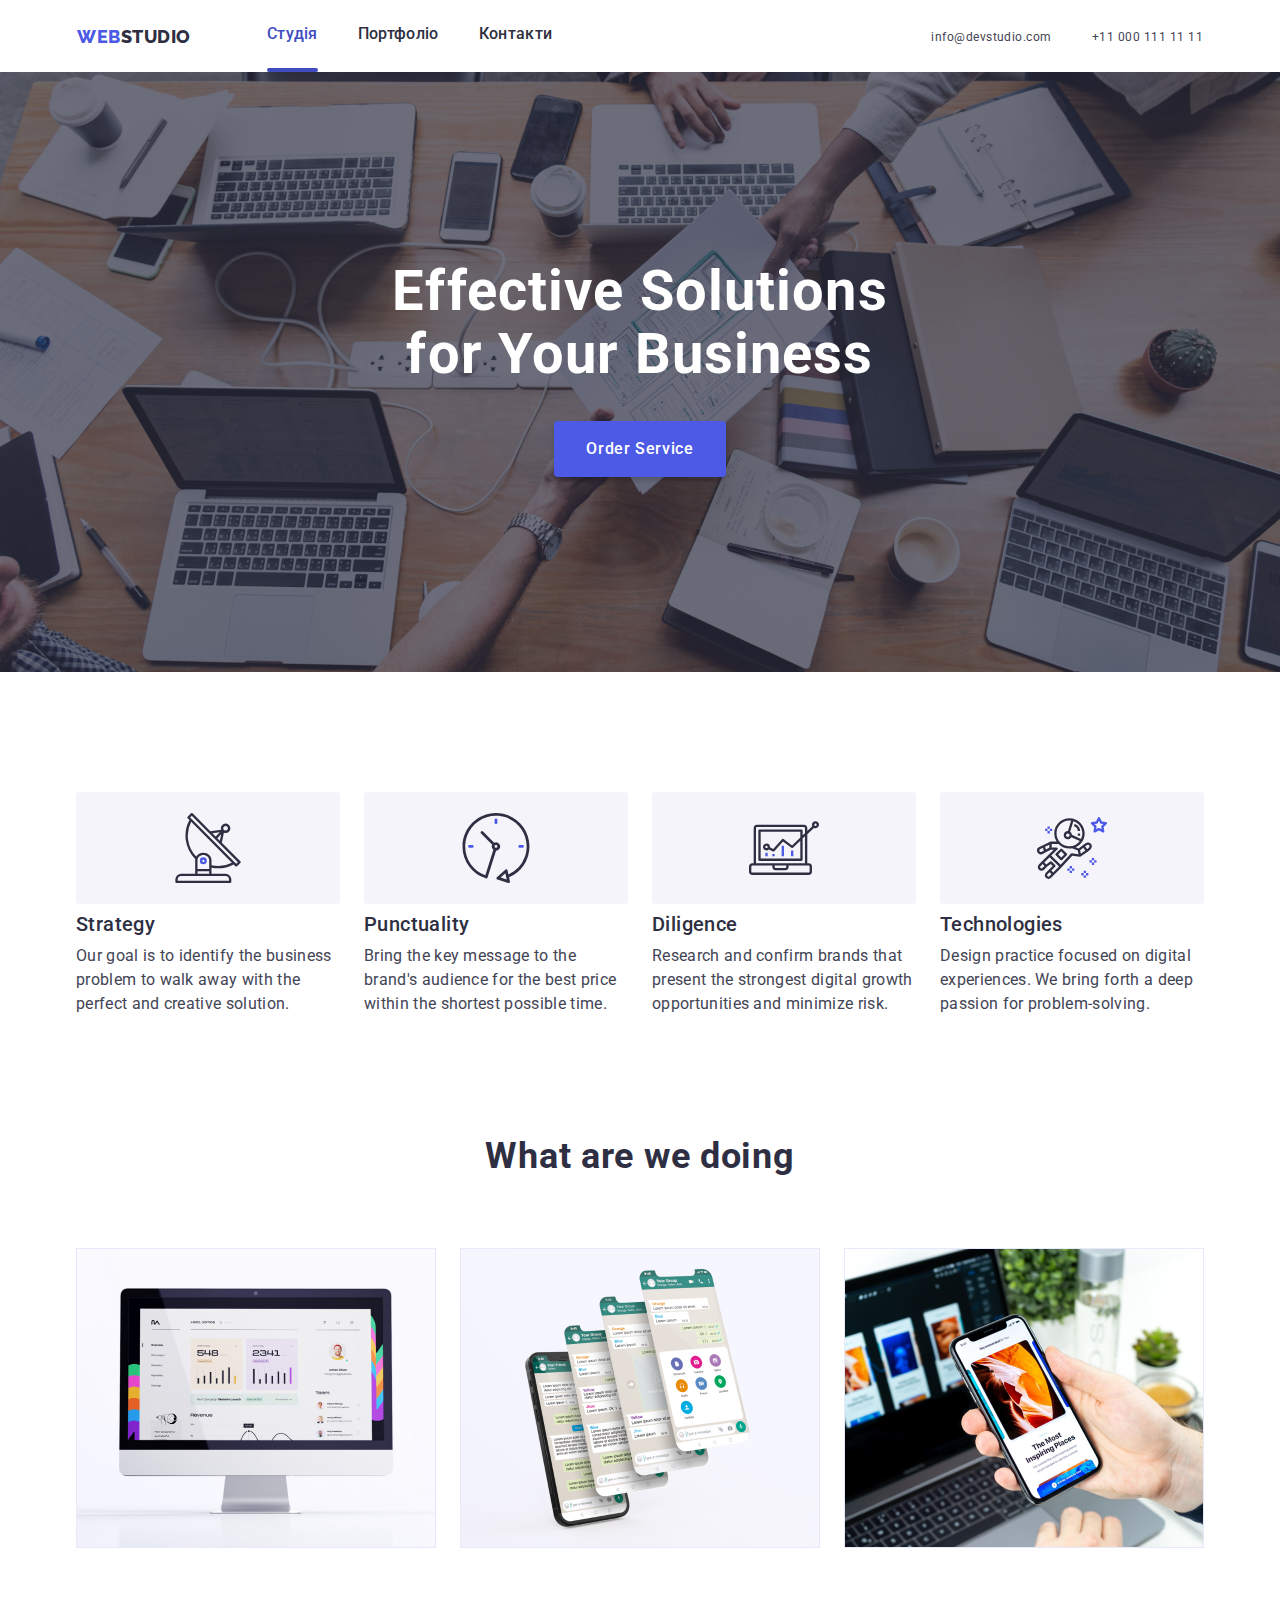
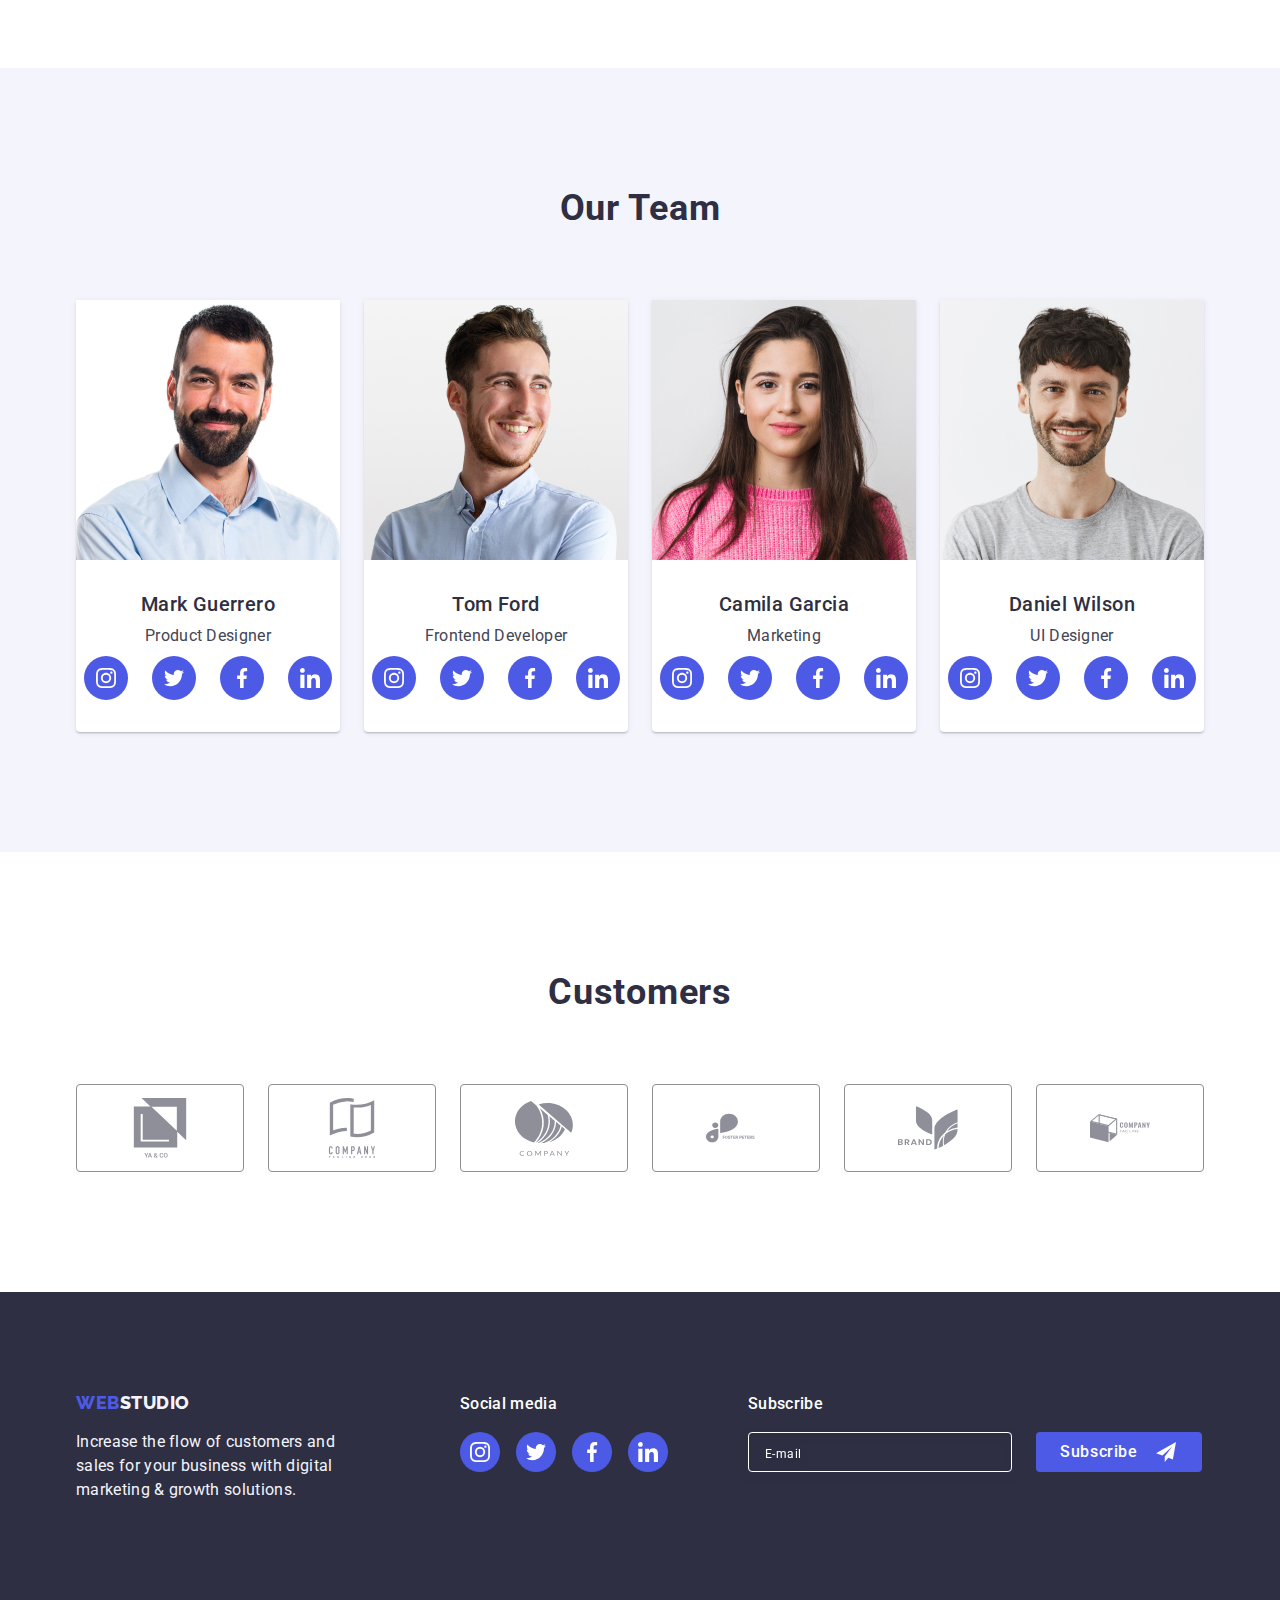
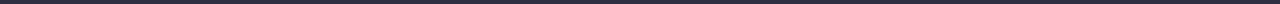
<file: index.html>
<!DOCTYPE html>
<html lang="uk">
  <head>
    <meta charset="UTF-8" />
    <meta http-equiv="X-UA-Compatible" content="IE=edge" />
    <meta name="viewport" content="width=device-width, initial-scale=1.0" />
    <title>Document</title>

    <link
      href="https://fonts.googleapis.com/css2?family=Raleway:wght@700&family=Roboto:wght@400;500;700;900&display=swap"
      rel="stylesheet"
    />
    <link
      href="https://cdnjs.cloudflare.com/ajax/libs/modern-normalize/1.1.0/modern-normalize.min.css"
      rel="stylesheet"
    />
    <link rel="stylesheet" href="./css/styles.css" />
  </head>
  <body>
    <header class="header">
      <div class="container header-list">
        <a class="header-logo" lang="en" href="./index.html"
          ><span class="logo-web">Web</span>Studio
        </a>
        <button type="button" class="mobile-meny-open-button js-open-menu" aria-expanded="false">
          <svg class="mobile-meny-open-button-icon" width="32" height="22">
            <use href="./images/icons.svg#icon-menu-open"></use>
          </svg>
        </button>
        <nav class="header-nav-list">
          <ul class="nav-list">
            <li class="item"><a class="nav-link current" href="./index.html">Студія</a></li>
            <li class="item"><a class="nav-link" href="portfolio.html">Портфоліо</a></li>
            <li class="item"><a class="nav-link" href="./index.html">Контакти</a></li>
          </ul>
        </nav>
        <ul class="auth-list">
          <li class="item">
            <a class="auth-link mail" href="mailto:info@devstudio.com"> info@devstudio.com</a>
          </li>
          <li class="item">
            <a class="auth-link phone" href="tel:+110001111111"> +11 000 111 11 11</a>
          </li>
        </ul>
      </div>
      <!-- MOBILE MENU -->
      <div class="mobile-menu js-menu-container">
        <div class="container mobile-menu-container">
          <button type="button" class="mobile-menu-close-btn js-close-menu">
            <svg class="mobile-menu-close-icon" width="8" height="8">
              <use href="./images/icons.svg#icon-Vector"></use>
            </svg>
          </button>

          <ul class="header-list-mobile">
            <li class="nav-item-mobile">
              <a class="nav-link-mobile current" href="./index.html">Studio</a>
            </li>
            <li class="nav-item-mobile">
              <a class="nav-link-mobile" href="portfolio.html">Portfolio</a>
            </li>
            <li class="nav-item-mobile">
              <a class="nav-link-mobile" href="./index.html">Contacts</a>
            </li>
          </ul>

          <ul class="auth-list-mobile">
            <li class="item-mobile">
              <a class="auth-link-mobile phone" href="tel:+110001111111"> +11 000 111 11 11</a>
            </li>
            <li class="item-mobile">
              <a class="auth-link-mobile mail" href="mailto:info@devstudio.com">
                info@devstudio.com</a
              >
            </li>
          </ul>
          <ul class="social-mobile list">
            <li class="social-mobile-item">
              <a
                class="social-mobile-link"
                href="https://instagram.com"
                target="_blank"
                rel="noopener noreferrer"
                aria-label="іконка Instagram"
              >
                <svg class="social-mobile-icon" width="20" height="20">
                  <use href="./images/icons.svg#icon-instagram"></use>
                </svg>
              </a>
            </li>
            <li class="social-mobile-item">
              <a
                class="social-mobile-link"
                href="https://twitter.com"
                target="_blank"
                rel="noopener noreferrer"
                aria-label="іконка Twitter"
              >
                <svg class="social-mobile-icon" width="20" height="20">
                  <use href="./images/icons.svg#icon-twitter"></use>
                </svg>
              </a>
            </li>
            <li class="social-mobile-item">
              <a
                class="social-mobile-link"
                href="https://facebook.com"
                target="_blank"
                rel="noopener noreferrer"
                aria-label="іконка Facebook"
              >
                <svg class="social-mobile-icon" width="20" height="20">
                  <use href="./images/icons.svg#icon-facebook"></use>
                </svg>
              </a>
            </li>
            <li class="social-mobile-item">
              <a
                class="social-mobile-link"
                href="https://linkedin.com"
                target="_blank"
                rel="noopener noreferrer"
                aria-label="іконка Linkedin"
              >
                <svg class="social-mobile-icon" width="20" height="20">
                  <use href="./images/icons.svg#icon-linkedin"></use>
                </svg>
              </a>
            </li>
          </ul>
        </div>
      </div>
    </header>
    <main>
      <!-- Герой -->
      <section class="hero overlay">
        <div class="container">
          <h1 class="headline">Effective Solutions for Your Business</h1>
          <button data-modal-open class="main-button" type="button">Order Service</button>
        </div>
      </section>
      <!-- Модальне вікно -->
      <div class="backdrop is-hidden" data-modal>
        <div class="modal">
          <strong class="modal-title">Leave your contacts and we will call you back</strong>
          <form class="callback-form" name="callback">
            <label class="form-callback">
              <span class="callback-label">Name</span>
              <input class="form-input" type="text" name="name" required />
              <svg class="callback-icon" width="18px" height="18px">
                <use href="./images/icons.svg#icon-person18"></use>
              </svg>
            </label>
            <label class="form-callback">
              <span class="callback-label">Phone</span>
              <input class="form-input" type="tel" name="phone" required />
              <svg class="callback-icon" width="18px" height="18px">
                <use href="./images/icons.svg#icon-phone18"></use>
              </svg>
            </label>
            <label class="form-callback">
              <span class="callback-label">Email</span>
              <input class="form-input" type="email" name="mail" required />
              <svg class="callback-icon" width="18px" height="18px">
                <use href="./images/icons.svg#icon-email18"></use>
              </svg>
            </label>
            <label class="form-textarea">
              <span class="callback-label">Comment</span>
              <textarea class="comment-text" name="commentt" placeholder="Text input"></textarea>
            </label>
            <div class="checkbox" role="group">
              <label class="check option">
                <input class="check__input" type="checkbox" />
                <span class="check__box"></span>
              </label>
              <label class="checkbox-label option" for="agree"
                >I accept the terms and conditions of the
                <a class="agree-link" href="">Privacy Policy</a></label
              >
            </div>
            <button type="submit" class="form-btn">Send</button>
          </form>
          <button data-modal-close type="submit" class="modal-btn">
            <svg class="modal-icon-btn" width="8px" height="8px">
              <use href="./images/icons.svg#icon-Vector"></use>
            </svg>
          </button>
        </div>
      </div>
      <!--Особливості-->

      <section class="features">
        <div class="container">
          <h2 class="visually-hidden">Особливості</h2>
          <ul class="features-list">
            <li class="features-list-item">
              <div class="features-item">
                <svg class="item-icon" width="70" height="70">
                  <use href="./images/icons.svg#icon-antenna"></use>
                </svg>
              </div>
              <h3 class="subtitle">Strategy</h3>
              <p class="text">
                Our goal is to identify the business problem to walk away with the perfect and
                creative solution.
              </p>
            </li>
            <li class="features-list-item">
              <div class="features-item">
                <svg class="item-icon" width="70" height="70">
                  <use href="./images/icons.svg#icon-clock"></use>
                </svg>
              </div>
              <h3 class="subtitle">Punctuality</h3>
              <p class="text">
                Bring the key message to the brand's audience for the best price within the shortest
                possible time.
              </p>
            </li>
            <li class="features-list-item">
              <div class="features-item">
                <svg class="item-icon" width="70" height="70">
                  <use href="./images/icons.svg#icon-diagram"></use>
                </svg>
              </div>
              <h3 class="subtitle">Diligence</h3>
              <p class="text">
                Research and confirm brands that present the strongest digital growth opportunities
                and minimize risk.
              </p>
            </li>
            <li class="features-list-item">
              <div class="features-item">
                <svg class="item-icon" width="70" height="70">
                  <use href="./images/icons.svg#icon-astronaut"></use>
                </svg>
              </div>
              <h3 class="subtitle">Technologies</h3>
              <p class="text">
                Design practice focused on digital experiences. We bring forth a deep passion for
                problem-solving.
              </p>
            </li>
          </ul>
        </div>
      </section>
      <!--Чим ми займаємося-->
      <section class="work">
        <div class="container">
          <h2 class="title-work">What are we doing</h2>
          <ul class="work-list">
            <li class="item-work">
              <picture>
                <source
                  srcset="./images/box1-desctop.jpg 1x, ./images/box1-desctop@2x.jpg 2x"
                  media="(min-width: 1158px)" />

                <img src="./images/box1.jpg" alt="web-development" width="360"
              /></picture>
            </li>
            <li class="item-work">
              <picture>
                <source
                  media="(min-width: 1158px)"
                  srcset="./images/box2-desctop.jpg 1x, ./images/box2-desctop@2x.jpg 2x" />
                <img src="./images/box2.jpg" alt="development of mobile applications" width="360"
              /></picture>
            </li>
            <li class="item-work">
              <picture>
                <source
                  media="(min-width: 1158px )"
                  srcset="./images/box3-desctop.jpg 1x, ./images/box3-desctop@2x.jpg 2x"
                />
                <img src="./images/box3.jpg" alt="design" width="360" height="300" />
              </picture>
            </li>
          </ul>
        </div>
      </section>
      <!--Наша команда-->
      <section class="team-main">
        <div class="container">
          <h2 class="title-team">Our Team</h2>
          <ul class="team-list">
            <li class="card">
              <picture>
                <source
                  media="(min-width: 1158px)"
                  srcset="./images/card1-desctop.jpg 1x, ./images/card1-desctop@2x.jpg 2x"
                />
                <source
                  media="(min-width: 768px)"
                  srcset="./images/card1-tablet.jpg 1x, ./images/card1-tablet@2x.jpg 2x"
                />
                <source
                  media="(max-width: 767px)"
                  srcset="./images/card1-mobile.jpg 1x, ./images/card1-mobile@2x.jpg 2x"
                />

                <img src="./images/card1.jpg" alt="man" width="270" height="260" />
              </picture>

              <div class="card-desc">
                <h3 class="title-name">Mark Guerrero</h3>
                <p class="text">Product Designer</p>
                <ul class="social list">
                  <li class="social-item">
                    <a
                      class="social-link"
                      href="https://instagram.com"
                      target="_blank"
                      rel="noopener noreferrer"
                      aria-label="іконка Instagram"
                    >
                      <svg class="social-icon" width="20" height="20">
                        <use href="./images/icons.svg#icon-instagram"></use>
                      </svg>
                    </a>
                  </li>
                  <li class="social-item">
                    <a
                      class="social-link"
                      href="https://twitter.com"
                      target="_blank"
                      rel="noopener noreferrer"
                      aria-label="іконка Twitter"
                    >
                      <svg class="social-icon" width="20" height="20">
                        <use href="./images/icons.svg#icon-twitter"></use>
                      </svg>
                    </a>
                  </li>
                  <li class="social-item">
                    <a
                      class="social-link"
                      href="https://facebook.com"
                      target="_blank"
                      rel="noopener noreferrer"
                      aria-label="іконка Facebook"
                    >
                      <svg class="social-icon" width="20" height="20">
                        <use href="./images/icons.svg#icon-facebook"></use>
                      </svg>
                    </a>
                  </li>
                  <li class="social-item">
                    <a
                      class="social-link"
                      href="https://linkedin.com"
                      target="_blank"
                      rel="noopener noreferrer"
                      aria-label="іконка Linkedin"
                    >
                      <svg class="social-icon" width="20" height="20">
                        <use href="./images/icons.svg#icon-linkedin"></use>
                      </svg>
                    </a>
                  </li>
                </ul>
              </div>
            </li>
            <li class="card">
              <picture>
                <source
                  media="(min-width: 1158px)"
                  srcset="./images/card2-desctop.jpg 1x, ./images/card2-desctop@2x.jpg 2x"
                />
                <source
                  media="(min-width: 768px)"
                  srcset="./images/card2-tablet.jpg 1x, ./images/card2-tablet@2x.jpg 2x"
                />
                <source
                  media="(max-width: 428px)"
                  srcset="./images/card2-mobile.jpg 1x, ./images/card2-mobile@2x.jpg 2x"
                />
                <img src="./images/card2.jpg" alt="woman" width="270" height="260" />
              </picture>

              <div class="card-desc">
                <h3 class="title-name">Tom Ford</h3>
                <p class="text">Frontend Developer</p>
                <ul class="social list">
                  <li class="social-item">
                    <a
                      class="social-link"
                      href="https://instagram.com"
                      target="_blank"
                      rel="noopener noreferrer"
                      aria-label="іконка Instagram"
                    >
                      <svg class="social-icon" width="20" height="20">
                        <use href="./images/icons.svg#icon-instagram"></use>
                      </svg>
                    </a>
                  </li>
                  <li class="social-item">
                    <a
                      class="social-link"
                      href="https://twitter.com"
                      target="_blank"
                      rel="noopener noreferrer"
                      aria-label="іконка Twitter"
                    >
                      <svg class="social-icon" width="20" height="20">
                        <use href="./images/icons.svg#icon-twitter"></use>
                      </svg>
                    </a>
                  </li>
                  <li class="social-item">
                    <a
                      class="social-link"
                      href="https://facebook.com"
                      target="_blank"
                      rel="noopener noreferrer"
                      aria-label="іконка Facebook"
                    >
                      <svg class="social-icon" width="20" height="20">
                        <use href="./images/icons.svg#icon-facebook"></use>
                      </svg>
                    </a>
                  </li>
                  <li class="social-item">
                    <a
                      class="social-link"
                      href="https://linkedin.com"
                      target="_blank"
                      rel="noopener noreferrer"
                      aria-label="іконка Linkedin"
                    >
                      <svg class="social-icon" width="20" height="20">
                        <use href="./images/icons.svg#icon-linkedin"></use>
                      </svg>
                    </a>
                  </li>
                </ul>
              </div>
            </li>
            <li class="card">
              <picture>
                <source
                  media="(min-width: 1158px)"
                  srcset="./images/card3-desctop.jpg 1x, ./images/card3-desctop@2x.jpg 2x"
                />
                <source
                  media="(min-width: 768px)"
                  srcset="./images/card3-tablet.jpg 1x, ./images/card3-tablet@2x.jpg 2x"
                />
                <source
                  media="(max-width: 428px)"
                  srcset="./images/card3-mobile.jpg 1x, ./images/card3-mobile@2x.jpg 2x"
                />
                <img src="./images/card3.jpg" alt="man" width="270" height="260" />
              </picture>

              <div class="card-desc">
                <h3 class="title-name">Camila Garcia</h3>
                <p class="text">Marketing</p>
                <ul class="social list">
                  <li class="social-item">
                    <a
                      class="social-link"
                      href="https://instagram.com"
                      target="_blank"
                      rel="noopener noreferrer"
                      aria-label="іконка Instagram"
                    >
                      <svg class="social-icon" width="20" height="20">
                        <use href="./images/icons.svg#icon-instagram"></use>
                      </svg>
                    </a>
                  </li>
                  <li class="social-item">
                    <a
                      class="social-link"
                      href="https://twitter.com"
                      target="_blank"
                      rel="noopener noreferrer"
                      aria-label="іконка Twitter"
                    >
                      <svg class="social-icon" width="20" height="20">
                        <use href="./images/icons.svg#icon-twitter"></use>
                      </svg>
                    </a>
                  </li>
                  <li class="social-item">
                    <a
                      class="social-link"
                      href="https://facebook.com"
                      target="_blank"
                      rel="noopener noreferrer"
                      aria-label="іконка Facebook"
                    >
                      <svg class="social-icon" width="20" height="20">
                        <use href="./images/icons.svg#icon-facebook"></use>
                      </svg>
                    </a>
                  </li>
                  <li class="social-item">
                    <a
                      class="social-link"
                      href="https://linkedin.com"
                      target="_blank"
                      rel="noopener noreferrer"
                      aria-label="іконка Linkedin"
                    >
                      <svg class="social-icon" width="20" height="20">
                        <use href="./images/icons.svg#icon-linkedin"></use>
                      </svg>
                    </a>
                  </li>
                </ul>
              </div>
            </li>
            <li class="card">
              <picture>
                <source
                  media="(min-width: 1158px)"
                  srcset="./images/card4-desctop.jpg 1x, ./images/card4-desctop@2x.jpg 2x"
                />
                <source
                  media="(min-width: 768px)"
                  srcset="./images/card4-tablet.jpg 1x, ./images/card4-tablet@2x.jpg 2x"
                />
                <source
                  media="(max-width: 428px)"
                  srcset="./images/card4-mobile.jpg 1x, ./images/card4-mobile@2x.jpg 2x"
                />

                <img src="./images/card4.jpg" alt="man" width="270" height="260" />
              </picture>

              <div class="card-desc">
                <h3 class="title-name">Daniel Wilson</h3>
                <p class="text">UI Designer</p>
                <ul class="social list">
                  <li class="social-item">
                    <a
                      class="social-link"
                      href="https://instagram.com"
                      target="_blank"
                      rel="noopener noreferrer"
                      aria-label="іконка Instagram"
                    >
                      <svg class="social-icon" width="20" height="20">
                        <use href="./images/icons.svg#icon-instagram"></use>
                      </svg>
                    </a>
                  </li>
                  <li class="social-item">
                    <a
                      class="social-link"
                      href="https://twitter.com"
                      target="_blank"
                      rel="noopener noreferrer"
                      aria-label="іконка Twitter"
                    >
                      <svg class="social-icon" width="20" height="20">
                        <use href="./images/icons.svg#icon-twitter"></use>
                      </svg>
                    </a>
                  </li>
                  <li class="social-item">
                    <a
                      class="social-link"
                      href="https://facebook.com"
                      target="_blank"
                      rel="noopener noreferrer"
                      aria-label="іконка Facebook"
                    >
                      <svg class="social-icon" width="20" height="20">
                        <use href="./images/icons.svg#icon-facebook"></use>
                      </svg>
                    </a>
                  </li>
                  <li class="social-item">
                    <a
                      class="social-link"
                      href="https://linkedin.com"
                      target="_blank"
                      rel="noopener noreferrer"
                      aria-label="іконка Linkedin"
                    >
                      <svg class="social-icon" width="20" height="20">
                        <use href="./images/icons.svg#icon-linkedin"></use>
                      </svg>
                    </a>
                  </li>
                </ul>
              </div>
            </li>
          </ul>
        </div>
      </section>
      <!-- Clients -->
      <section class="clients-main">
        <div class="container">
          <p class="clients-title">Customers</p>
          <ul class="clients list">
            <li>
              <a
                class="client-link"
                href="https://index.html"
                target="_blank"
                rel="noopener noreferrer"
                aria-label="іконка Ya and Co"
              >
                <svg class="client-icon" width="106" height="60">
                  <use href="./images/icons.svg#icon-client1"></use>
                </svg>
              </a>
            </li>
            <li>
              <a
                class="client-link"
                href="https://index.html"
                target="_blank"
                rel="noopener noreferrer"
                aria-label="іконка Company tagline here"
              >
                <svg class="client-icon" width="106" height="60">
                  <use href="./images/icons.svg#icon-client2"></use>
                </svg>
              </a>
            </li>
            <li>
              <a
                class="client-link"
                href="https://index.html"
                target="_blank"
                rel="noopener noreferrer"
                aria-label="іконка Company"
              >
                <svg class="client-icon" width="106" height="60">
                  <use href="./images/icons.svg#icon-client3"></use>
                </svg>
              </a>
            </li>
            <li>
              <a
                class="client-link"
                href="https://index.html"
                target="_blank"
                rel="noopener noreferrer"
                aria-label="іконка Foster Peters"
              >
                <svg class="client-icon" width="106" height="60">
                  <use href="./images/icons.svg#icon-client4"></use>
                </svg>
              </a>
            </li>
            <li>
              <a
                class="client-link"
                href="https://index.html"
                target="_blank"
                rel="noopener noreferrer"
                aria-label="іконка Brand"
              >
                <svg class="client-icon" width="106" height="60">
                  <use href="./images/icons.svg#icon-client5"></use>
                </svg>
              </a>
            </li>
            <li>
              <a
                class="client-link"
                href="https://index.html"
                target="_blank"
                rel="noopener noreferrer"
                aria-label="іконка Company Tag line"
              >
                <svg class="client-icon" width="106" height="60">
                  <use href="./images/icons.svg#icon-client6"></use>
                </svg>
              </a>
            </li>
          </ul>
        </div>
      </section>
    </main>
    <!-- Footer -->
    <footer class="footer-main">
      <div class="container footer">
        <div class="adress-social">
          <div class="adress-footer">
            <a class="footer-logo" lang="en" href="./index.html"
              ><span class="logo-web">Web</span>Studio</a
            >

            <p class="footer-text">
              Increase the flow of customers and sales for your business with digital marketing &
              growth solutions.
            </p>
          </div>
          <div class="social-footer">
            <p class="footer-title">Social media</p>
            <ul class="footer-social-list">
              <li class="footer-social-item">
                <a
                  class="footer-social-link"
                  href="https://instagram.com"
                  target="_blank"
                  rel="noopener noreferrer"
                  aria-label="іконка Instagram"
                >
                  <svg class="footer-icon" width="20" height="20">
                    <use href="./images/icons.svg#icon-instagram"></use>
                  </svg>
                </a>
              </li>
              <li class="footer-social-item">
                <a
                  class="footer-social-link"
                  href="https://twitter.com"
                  target="_blank"
                  rel="noopener noreferrer"
                  aria-label="іконка Twitter"
                >
                  <svg class="footer-icon" width="20" height="20">
                    <use href="./images/icons.svg#icon-twitter"></use>
                  </svg>
                </a>
              </li>
              <li class="footer-social-item">
                <a
                  class="footer-social-link"
                  href="https://facebook.com"
                  target="_blank"
                  rel="noopener noreferrer"
                  aria-label="іконка Facebook"
                >
                  <svg class="footer-icon" width="20" height="20">
                    <use href="./images/icons.svg#icon-facebook"></use>
                  </svg>
                </a>
              </li>
              <li class="footer-social-item">
                <a
                  class="footer-social-link"
                  href="https://linkedin.com"
                  target="_blank"
                  rel="noopener noreferrer"
                  aria-label="іконка Linkedin"
                >
                  <svg class="footer-icon" width="20" height="20">
                    <use href="./images/icons.svg#icon-linkedin"></use>
                  </svg>
                </a>
              </li>
            </ul>
          </div>
        </div>

        <div class="footer-form">
          <p class="form-title">Subscribe</p>
          <form class="footer-form-form" name="footer-form-input">
            <label class="form-field">
              <input class="footer-input" type="email" name="email" placeholder="E-mail" required />
            </label>
            <button class="btn-footer" type="submit">
              Subscribe
              <svg class="footer-input-icon" width="24" height="20">
                <use href="./images/icons.svg#icon-icon-send"></use>
              </svg>
            </button>
          </form>
        </div>
      </div>
    </footer>
    <script src="./js/modal.js"></script>
    <script src="./js/mobile-meny.js"></script>
  </body>
</html>
</file>
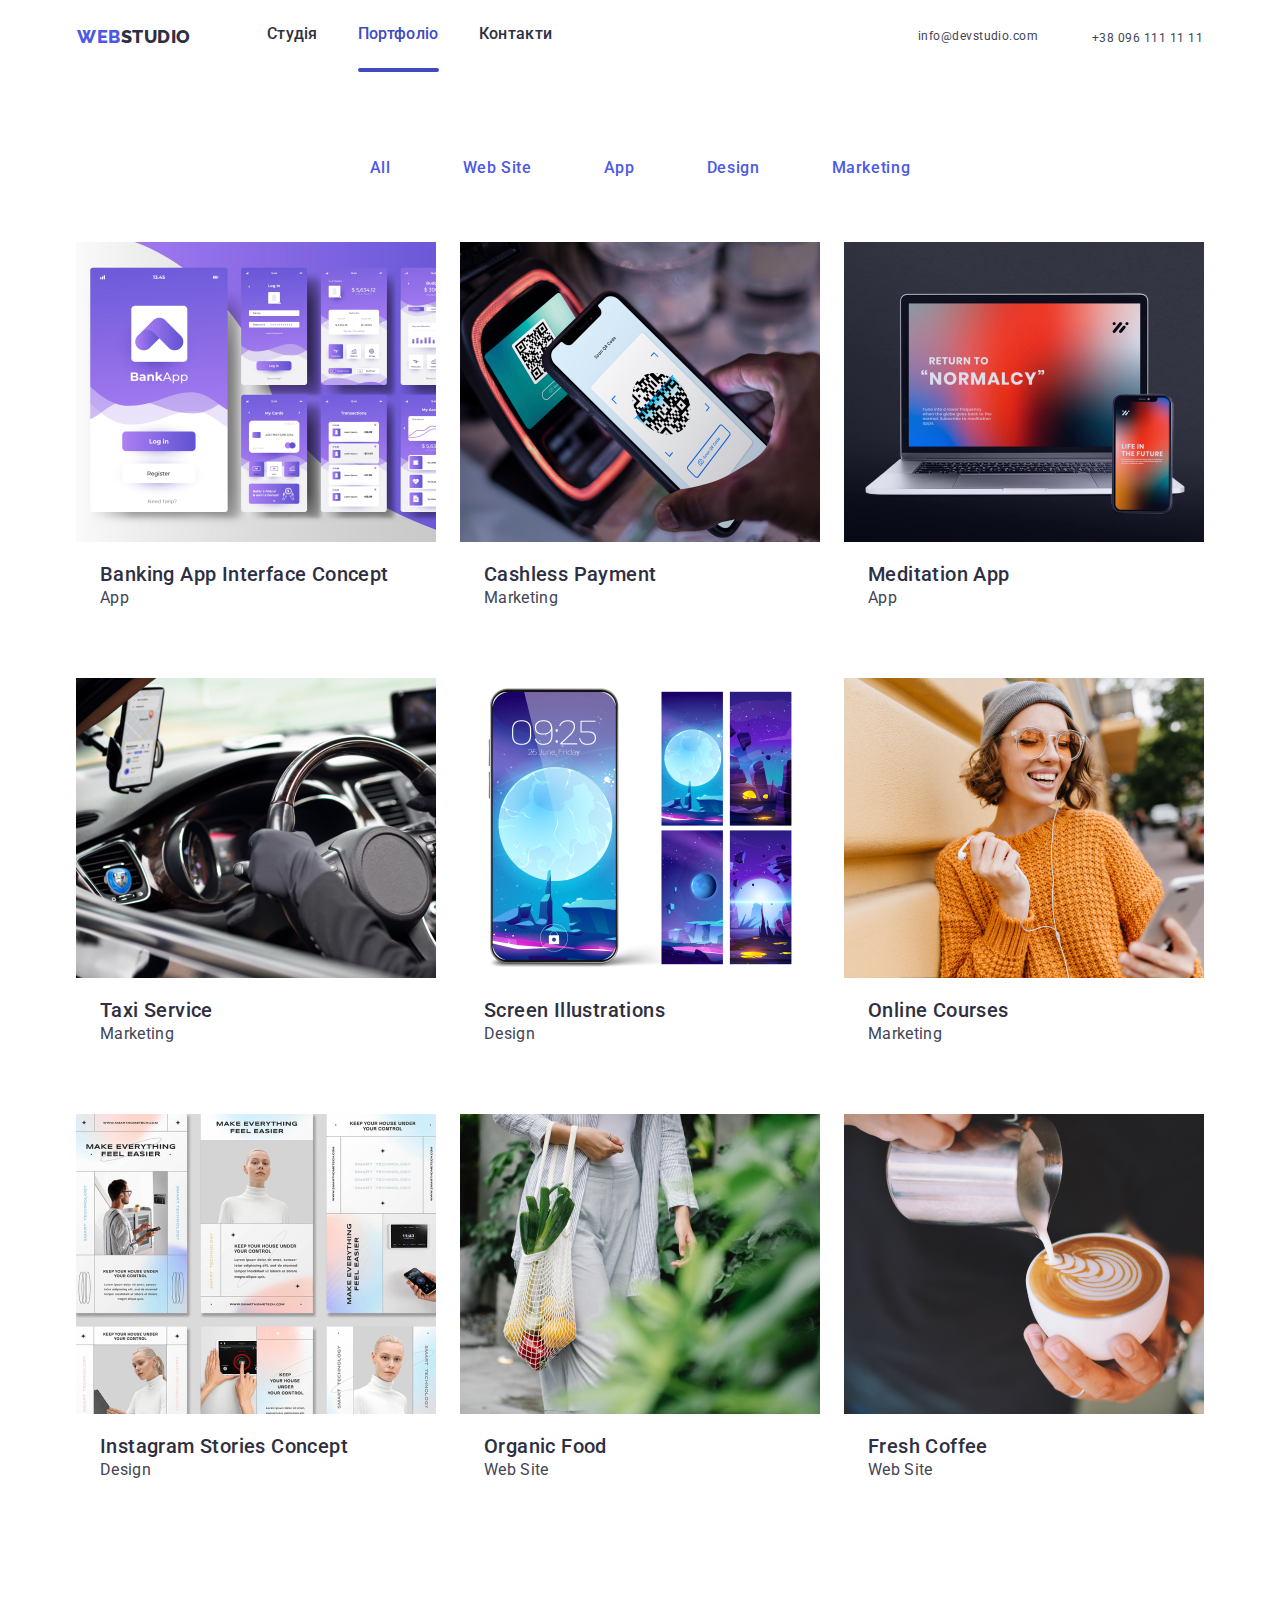
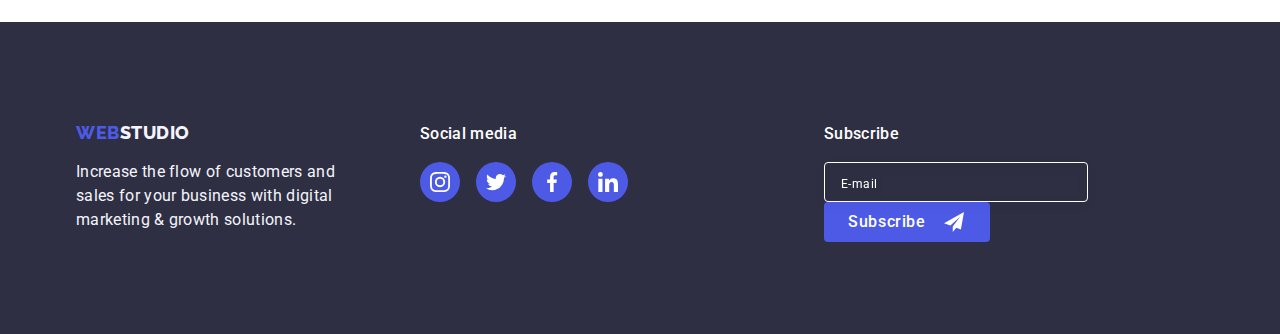
<file: portfolio.html>
<!DOCTYPE html>
<html lang="uk">
  <head>
    <meta charset="UTF-8" />
    <meta http-equiv="X-UA-Compatible" content="IE=edge" />
    <meta name="viewport" content="width=device-width, initial-scale=1.0" />
    <title>Document</title>
    <link
      href="https://fonts.googleapis.com/css2?family=Raleway:wght@700&family=Roboto:wght@400;500;700;900&display=swap"
      rel="stylesheet"
    />
    <link
      href="https://cdnjs.cloudflare.com/ajax/libs/modern-normalize/1.1.0/modern-normalize.min.css"
      rel="stylesheet"
    />
    <link rel="stylesheet" href="./css/styles.css" />
  </head>
  <body>
    <header class="header">
      <div class="container header-list">
        <a class="header-logo" lang="en" href="./index.html"
          ><span class="logo-web">Web</span>Studio</a
        >
        <nav>
          <ul class="nav-list">
            <li class="item"><a class="nav-link" href="./index.html">Студія</a></li>
            <li class="item"><a class="nav-link current" href="portfolio.html">Портфоліо</a></li>
            <li class="item"><a class="nav-link" href="./index.html">Контакти</a></li>
          </ul>
        </nav>
        <ul class="auth-list">
          <li class="item">
            <a class="auth-link" href="mailto:info@devstudio.com">
              <svg class="auth-icon" width="16" height="12">
                <use href="./images/icons.svg#icon-envelope"></use>
              </svg>
              info@devstudio.com</a
            >
          </li>
          <li class="item">
            <a class="auth-link" href="tel:+380961111111">
              <svg class="auth-icon" width="10" height="16">
                <use href="./images/icons.svg#icon-smartphone"></use>
              </svg>
              +38 096 111 11 11</a
            >
          </li>
        </ul>
      </div>
    </header>
    <main>
      <section class="filter-main">
        <div class="container filter-btn">
          <h1 class="visually-hidden">Портфоліо</h1>
          <ul class="filter">
            <li class="filter-list"><button class="filter-button" type="button">All</button></li>
            <li class="filter-list">
              <button class="filter-button" type="button">Web Site</button>
            </li>
            <li class="filter-list">
              <button class="filter-button" type="button">App</button>
            </li>
            <li class="filter-list"><button class="filter-button" type="button">Design</button></li>
            <li class="filter-list">
              <button class="filter-button" type="button">Marketing</button>
            </li>
          </ul>
          <ul class="flex">
            <li class="flex-li">
              <a class="portfolio-list" href="./index.html">
                <div class="portfolio-sempl">
                  <img
                    srcset="./images/project1@2x.jpg 2x"
                    src="./images/project1.jpg"
                    alt="Different aps"
                    width="360"
                  />
                  <div class="portfolio-overlay">
                    <p class="portfolio desc">
                      14 Stylish and User-Friendly App Design Concepts · Task Manager App · Calorie
                      Tracker App · Exotic Fruit Ecommerce App · Cloud Storage App
                    </p>
                  </div>
                </div>
                <div class="flex-text">
                  <h2 class="portfolio-list-item">Banking App Interface Concept</h2>
                  <p class="portfolio-list-desc">App</p>
                </div>
              </a>
            </li>
            <li class="flex-li">
              <a class="portfolio-list" href="./index.html">
                <img
                  srcset="./images/project2@2x.jpg 2x"
                  src="./images/project2.jpg"
                  alt="Cashless Payment"
                  width="360"
                />
                <div class="flex-text">
                  <h2 class="portfolio-list-item">Cashless Payment</h2>
                  <p class="portfolio-list-desc">Marketing</p>
                </div>
              </a>
            </li>
            <li class="flex-li">
              <a class="portfolio-list" href="./index.html">
                <img
                  srcset="./images/project3@2x.jpg 2x"
                  src="./images/project3.jpg"
                  alt="notebook and mobile pnone with meditation app"
                  width="360"
                />
                <div class="flex-text">
                  <h2 class="portfolio-list-item">Meditation App</h2>
                  <p class="portfolio-list-desc">App</p>
                </div>
              </a>
            </li>
            <li class="flex-li">
              <a class="portfolio-list" href="./index.html">
                <img
                  srcset="./images/project4@2x.jpg 2x"
                  src="./images/project4.jpg"
                  alt="inside a car"
                  width="360"
                />
                <div class="flex-text">
                  <h2 class="portfolio-list-item">Taxi Service</h2>
                  <p class="portfolio-list-desc">Marketing</p>
                </div>
              </a>
            </li>
            <li class="flex-li">
              <a class="portfolio-list" href="./index.html">
                <img
                  srcset="./images/project5@2x.jpg 2x"
                  src="./images/project5.jpg"
                  alt="mobile phone and wallpapers"
                  width="360"
                />
                <div class="flex-text">
                  <h2 class="portfolio-list-item">Screen Illustrations</h2>
                  <p class="portfolio-list-desc">Design</p>
                </div>
              </a>
            </li>
            <li class="flex-li">
              <a class="portfolio-list" href="./index.html">
                <img
                  srcset="./images/project6@2x.jpg 2x"
                  src="./images/project6.jpg"
                  alt="women in orange use phone"
                  width="360"
                />
                <div class="flex-text">
                  <h2 class="portfolio-list-item">Online Courses</h2>
                  <p class="portfolio-list-desc">Marketing</p>
                </div>
              </a>
            </li>
            <li class="flex-li">
              <a class="portfolio-list" href="./index.html">
                <img
                  srcset="./images/project7@2x.jpg 2x"
                  src="./images/project7.jpg"
                  alt="different designs of instagram stories"
                  width="360"
                />
                <div class="flex-text">
                  <h2 class="portfolio-list-item">Instagram Stories Concept</h2>
                  <p class="portfolio-list-desc">Design</p>
                </div>
              </a>
            </li>
            <li class="flex-li">
              <a class="portfolio-list" href="./index.html">
                <img
                  srcset="./images/project8@2x.jpg 2x"
                  src="./images/project8.jpg"
                  alt="A woman carries a bag of vegetables"
                  width="360"
                />
                <div class="flex-text">
                  <h2 class="portfolio-list-item">Organic Food</h2>
                  <p class="portfolio-list-desc">Web Site</p>
                </div>
              </a>
            </li>
            <li class="flex-li">
              <a class="portfolio-list" href="./index.html">
                <img
                  srcset="./images/project9@2x.jpg 2x"
                  src="./images/project9.jpg"
                  alt="the barista makes coffee"
                  width="360"
                />
                <div class="flex-text">
                  <h2 class="portfolio-list-item">Fresh Coffee</h2>
                  <p class="portfolio-list-desc">Web Site</p>
                </div>
              </a>
            </li>
          </ul>
        </div>
      </section>
    </main>
    <!-- Footer -->
    <footer class="footer-main">
      <div class="container footer">
        <div class="adress-footer">
          <a class="footer-logo" lang="en" href="./index.html"
            ><span class="logo-web">Web</span>Studio</a
          >

          <p class="footer-text">
            Increase the flow of customers and sales for your business with digital marketing &
            growth solutions.
          </p>
        </div>
        <div class="social-footer">
          <p class="footer-title">Social media</p>
          <ul class="footer-social-list">
            <li class="footer-social-item">
              <a
                class="footer-social-link"
                href="https://instagram.com"
                target="_blank"
                rel="noopener noreferrer"
                aria-label="іконка Instagram"
              >
                <svg class="footer-icon" width="20" height="20">
                  <use href="./images/icons.svg#icon-instagram"></use>
                </svg>
              </a>
            </li>
            <li class="footer-social-item">
              <a
                class="footer-social-link"
                href="https://twitter.com"
                target="_blank"
                rel="noopener noreferrer"
                aria-label="іконка Twitter"
              >
                <svg class="footer-icon" width="20" height="20">
                  <use href="./images/icons.svg#icon-twitter"></use>
                </svg>
              </a>
            </li>
            <li class="footer-social-item">
              <a
                class="footer-social-link"
                href="https://facebook.com"
                target="_blank"
                rel="noopener noreferrer"
                aria-label="іконка Facebook"
              >
                <svg class="footer-icon" width="20" height="20">
                  <use href="./images/icons.svg#icon-facebook"></use>
                </svg>
              </a>
            </li>
            <li class="footer-social-item">
              <a
                class="footer-social-link"
                href="https://linkedin.com"
                target="_blank"
                rel="noopener noreferrer"
                aria-label="іконка Linkedin"
              >
                <svg class="footer-icon" width="20" height="20">
                  <use href="./images/icons.svg#icon-linkedin"></use>
                </svg>
              </a>
            </li>
          </ul>
        </div>
        <div class="footer-form">
          <p class="form-title">Subscribe</p>
          <form name="footer-form-input">
            <label class="form-field">
              <input class="footer-input" type="email" name="email" placeholder="E-mail" required />
            </label>
            <button class="btn-footer" type="submit">
              Subscribe
              <svg class="footer-input-icon" width="24" height="20">
                <use href="./images/icons.svg#icon-icon-send"></use>
              </svg>
            </button>
          </form>
        </div>
      </div>
    </footer>
  </body>
</html>
</file>
<file: css/styles.css>
ul li {
  list-style: none;
}
ul {
  margin-top: 0;
  margin-bottom: 0;
  padding: 0;
}
.visually-hidden {
  position: absolute;
  width: 1px;
  height: 1px;
  margin: -1px;
  border: 0;
  padding: 0;

  white-space: nowrap;
  clip-path: inset(50%);
  clip: rect(0 0 0 0);
  overflow: hidden;
}
:root {
  --primary-color: #4d5ae5;
  --pressed-color: #404bbf;
  --dominant-text-color: #434455;
  --headline-text-color: #2e2f42;
  --success-color: #31d0aa;
  --placeholder-color: #8e8f99;
  --acsent-color: #e7e9fc;
  --light-color: #f4f4fd;
  --overlay-color-modal: #2e2f42;
  --background-color-modal: #fcfcfc;
  --background-color-hearo: #2e2f42;
  --background-color-header-team: #ffffff;
  --timing-cub: cubic-bezier(0.4, 0, 0.2, 1);
}
body {
  font-family: Roboto, sans-serif;

  letter-spacing: 0.02em;
  /* background: var(--acsent-color); */
  color: var(--dominant-text-color);
}
h1,
h2,
h3,
h4,
h5,
h6,
p {
  margin: 0;
}
img {
  display: block;
  max-width: 100%;
  height: auto;
}
.adress {
  font-style: normal;
}
.button {
  display: block;
  cursor: pointer;
  border: none;
  border-radius: 4px;
}
.container {
  width: 100%;
  padding-left: 15px;
  padding-right: 15px;
}
@media screen and (min-width: 428px) {
  .container {
    width: 428px;
    margin-left: auto;
    margin-right: auto;
  }
}
@media screen and (min-width: 768px) {
  .container {
    width: 768px;
  }
}
@media screen and (min-width: 1158px) {
  .container {
    width: 1158px;
  }
}

/* .section {
  padding-top: 120px;
  padding-bottom: 120px;
} */

.list {
  list-style: none;
  padding-left: 0;
  margin: 0;
}
.link {
  text-decoration: none;
  color: inherit;
}

/* ХЕДЕР */

.header-list {
  display: flex;
  justify-content: space-between;
  align-items: center;
  padding-top: 25px;
  padding-bottom: 23px;
}

/* ЛОГОТИП */
.header-logo {
  color: var(--background-color-hearo);
}
.logo-web {
  color: var(--primary-color);
}
.header-logo,
.footer-logo {
  font-family: Raleway;
  font-weight: 800;
  font-size: 18px;
  line-height: calc(21 / 18);
  letter-spacing: 0.03em;
  text-decoration: none;
  text-transform: uppercase;
}

/* HERO */
.hero {
  padding: 112px 0;
  text-align: center;
}
.overlay {
  background-color: var(--background-color-hearo);
  background-image: linear-gradient(to right, rgba(46, 47, 66, 0.7), rgba(46, 47, 66, 0.7)),
    url(../images/heroimg-mobile.jpg);
  max-width: 428px;

  height: 432px;
  margin: 0 auto;
  background-repeat: no-repeat;
  background-size: cover;
  background-position: center;
}
.headline {
  align-items: center;
  color: var(--background-color-header-team);
  font-weight: 700;
  font-size: 36px;
  line-height: calc(40 / 36);
  letter-spacing: 0.02em;

  margin: 0 auto;
  margin-bottom: 72px;
  /* width: 320px; */
}
.main-button {
  font-family: inherit;
  font-weight: 500;
  font-size: 16px;
  line-height: calc(24 / 16);
  display: flex;
  align-items: center;
  letter-spacing: 0.04em;
  color: var(--background-color-header-team);
  cursor: pointer;

  /* фон */

  margin: 0 auto;
  min-width: 169px;
  padding: 16px 32px;
  background: var(--primary-color);
  box-shadow: 0px 4px 4px rgba(0, 0, 0, 0.15);
  border: none;
  border-radius: 4px;
}
.button:active {
  background: var(--pressed-color);
}

/* ОСОБЛИВОСТІ */

.features-item {
  display: none;
}
.features-list {
  display: flex;
  flex-direction: column;
  align-items: flex-start;
  padding: 0px;
  gap: 72px;
}
.subtitle {
  font-weight: 700;
  font-size: 36px;
  line-height: calc(40 / 36);
  letter-spacing: 0.02em;
  text-align: center;

  color: var(--headline-text-color);
  margin-top: 0;
  margin-bottom: 8px;
}

.text {
  font-weight: 500;
  font-size: 16px;
  line-height: calc(24 / 16);
  margin-top: 0;
  margin-bottom: 0;
  letter-spacing: 0.02em;
  align-self: stretch;
}

.work {
  display: none;
}
/* .header {
  border-bottom: 1px solid var(--background-color-header-team);
  z-index: 1;
}
.container {
  margin: 0 auto;
}
.header-list {
  display: flex;
  align-items: center;
}
.nav-list {
  display: flex;
}
.nav-list .item + .item {
  margin-left: 40px;
}
.nav-link {
  display: flex;
  padding-top: 24px;
  padding-bottom: 24px;

  text-decoration: none;
  font-weight: 500;
  font-size: 16px;
  line-height: calc(24 / 16);
  letter-spacing: 0.02em;
  position: relative;
  transition: color 250ms var(--timing-cub);
}
.nav-link.current::after {
  content: '';
  display: block;

  width: 100%;
  height: 4px;
  background: var(--pressed-color);
  border-radius: 2px;
  position: absolute;
  bottom: -1px;
}
.auth-link {
  display: block;
  padding-top: 24px;
  padding-bottom: 24px;
  transition: color 250ms var(--timing-cub);
}
.auth-list {
  display: flex;
  margin-left: auto;
}
.auth-list .item + .item {
  margin-left: 40px;
} */

/* НАВІГАЦІЯ */
/* .auth-link {
  position: relative;
  text-decoration: none;
  font-weight: 400;
  font-size: 16px;
  line-height: calc(24 / 16);
  letter-spacing: 0.02em;

  align-items: center;
  color: var(--dominant-text-color);
  transition: color 250ms var(--timing-cub);
}

.nav-link:hover {
  color: var(--pressed-color);
}

.nav-link.current {
  color: var(--pressed-color);
}

.nav-link:focus {
  color: var(--pressed-color);
}

.auth-link:hover,
.auth-link:focus {
  color: var(--pressed-color);
}
.nav-link {
  color: var(--headline-text-color);
}

/* ГЕРОЙ */
/* .hero {
  padding: 188px 0;
  text-align: center;
}
.overlay {
  background-color: var(--background-color-hearo);
  background-image: linear-gradient(to right, rgba(46, 47, 66, 0.7), rgba(46, 47, 66, 0.7)),
    url(../images/heroimg.jpg);
  max-width: 1440px;
  height: 600px;
  margin: 0 auto;
  background-repeat: no-repeat;
  background-size: cover;
  background-position: center;
}
.headline {
  align-items: center;
  color: var(--background-color-header-team);
  font-weight: 700;
  font-size: 56px;
  line-height: calc(56 / 60);
  letter-spacing: 0.02em;

  margin: 0 auto;
  margin-bottom: 48px;
  width: 496px;
}
.main-button {
  font-family: inherit;
  font-weight: 500;
  font-size: 16px;
  line-height: calc(24 / 16);
  display: flex;
  align-items: center;
  letter-spacing: 0.04em;
  color: var(--background-color-header-team);
  cursor: pointer; */

/* фон */

/* margin: 0 auto;
  min-width: 169px;
  padding: 16px 32px;
  background: var(--primary-color);
  box-shadow: 0px 4px 4px rgba(0, 0, 0, 0.15);
  border: none;
  border-radius: 4px;
}
.button:active {
  background: var(--pressed-color);
} */
*/
/* МОДАЛЬНЕ ВІКНО */
/* Modal */
.backdrop {
  position: fixed;
  top: 0;
  left: 0;
  opacity: 1;
  scale: 1;
  width: 100%;
  height: 100%;
  z-index: 2;
  background: rgba(0, 0, 0, 0.2);
  transition: opacity 250ms var(--timing-cub), scale 250ms var(--timing-cub);
}
.backdrop.is-hidden {
  opacity: 0;
  scale: 0;
  pointer-events: none;
}
.modal {
  position: absolute;
  top: 50%;
  left: 50%;

  min-width: 392px;
  min-height: 584px;
  background: #ffffff;
  box-shadow: 0px 1px 3px rgba(0, 0, 0, 0.12), 0px 1px 1px rgba(0, 0, 0, 0.14),
    0px 2px 1px rgba(0, 0, 0, 0.2);
  border-radius: 4px;
  padding-left: 16px;
  padding-right: 16px;
  padding-top: 72px;
  padding-bottom: 24px;
  transform: translateX(-50%) translateY(-50%);
}
.modal-btn {
  position: absolute;
  display: block;
  top: 8px;
  right: 8px;
  border-radius: 50%;
  width: 30px;
  height: 30px;
  background: #ffffff;
  border: 1px solid rgba(0, 0, 0, 0.1);
}
.modal-icon-close {
  fill: currentColor;
}
.backdrop {
  background: rgba(46, 47, 66, 0.4);
}
/*.modal {
  position: absolute;
  top: 50%;
  left: 50%;
  transform: translateX(-50%) translateY(-50%);
  width: 392px;
  min-height: 584px;
  
  background: #ffffff;
  box-shadow: 0px 1px 3px rgba(0, 0, 0, 0.12), 0px 1px 1px rgba(0, 0, 0, 0.14),
    0px 2px 1px rgba(0, 0, 0, 0.2);
  border-radius: 4px;
} */
.modal-title {
  display: block;
  font-weight: 500;
  font-size: 16px;
  line-height: calc(24px / 16px);
  text-align: center;
  letter-spacing: 0.02em;
  color: var(--background-color-hearo);
  margin-bottom: 16px;
}
.form-callback {
  display: block;
  width: 360px;
  position: relative;
  margin-bottom: 8px;
}
.form-input {
  /* padding: 0; */
  padding-left: 40px;
  width: 100%;
  height: 40px;

  border: 1px solid rgba(46, 47, 66, 0.4);
  border-radius: 4px;
  outline: transparent;
  transition: border-color 250ms var(--timing-cub);
}

.callback-label {
  display: block;
  font-weight: 400;
  font-size: 12px;
  line-height: 14px;

  letter-spacing: 0.04em;
  margin-bottom: 4px;
  color: var(--placeholder-color);
}
.form-textarea {
  display: block;
  font-weight: 400;
  font-size: 12px;
  line-height: 14px;
  margin-bottom: 16px;
  letter-spacing: 0.01em;

  color: #757575;
}
.callback-icon {
  position: absolute;
  top: 50%;

  left: 19px;

  transition: fill 250ms var(--timing-cub);
}
.form-input:focus {
  border-color: var(--primary-color);
}
.form-input:focus + .callback-icon {
  fill: var(--primary-color);
}
.comment-text {
  display: block;

  width: 100%;
  height: 120px;
  padding: 8px 16px;
  border: 1px solid rgba(46, 47, 66, 0.4);
  border-radius: 4px;

  resize: none;
}
.form-comment {
  position: absolute;
  top: 204px;
}
.comment-text::placeholder {
  top: 12px;
  left: 16px;
  font-weight: 400;
  font-size: 12px;
  line-height: calc(14 / 12);
  letter-spacing: 0.01em;

  color: rgba(117, 117, 117, 0.5);
}

.comment-text {
  outline: transparent;
  transition: outline 250ms var(--timing-cub);
}
.comment-text:focus {
  outline: 1px solid var(--primary-color);
}
.checkbox {
  display: flex;
  gap: 7px;
  align-items: center;
  justify-content: center;
  position: relative;
}
.checkbox-label {
  user-select: none;
  font-style: normal;
  font-weight: 400;
  font-size: 12px;
  line-height: calc (14px/12px);

  letter-spacing: 0.04em;

  color: #8e8f99;
}
/* Option */

.option {
  display: block;

  position: relative;
}

/* Check */

.check {
  padding-left: 15px;
}

.check__input {
  position: absolute;
  clip: rect(0 0 0 0);
  width: 1px;
  height: 1px;
  margin: -1px;
}

.check__box {
  position: absolute;
  top: -7px;
  left: 0;
  width: 15px;
  height: 15px;
  overflow: hidden;
  border-radius: 0.05em;
  background-color: white;
  background-repeat: no-repeat;
  background-position: 50% 50%;
  box-shadow: 0 0 0 0.1em var(--primary-color);
}

/* Checked */

.check__input:checked + .check__box {
  background-color: var(--primary-color);
  background-image: url(../images/icon\ check.svg);
}

/* Focused */

.check__input:focus + .check__box {
  box-shadow: 0 0 0 0.1em var(--primary-color), 0 0 0 0.2em #7ed321;
}

/* Disabled */

.check__input:disabled + .check__box {
  box-shadow: 0 0 0 0.1em #9b9b9b;
}

.check__input:checked:disabled + .check__box {
  background-color: #9b9b9b;
}

.form-btn {
  width: 169px;
  height: 56px;
  background: var(--primary-color);
  box-shadow: 0px 4px 4px rgba(0, 0, 0, 0.15);
  border-radius: 4px;
  border: none;
  font-weight: 500;
  font-size: 16px;
  line-height: calc(24 / 16);
  display: flex;
  align-items: center;
  justify-content: center;
  margin: 0 auto;
  padding: 16px 32px;
  letter-spacing: 0.04em;
  cursor: pointer;
  margin-top: 24px;

  color: var(--background-color-header-team);
}
.modal-btn {
  width: 24px;
  height: 24px;
  align-items: center;
  cursor: pointer;
}
.modal-icon-btn {
  fill: #000000;
  transition: fill 250ms var(--timing-cub);
  transition: background-color 250ms var(--timing-cub);
}
.modal-btn:focus > .modal-icon-btn {
  fill: var(--background-color-header-team);
  background: var(--pressed-color);
}
.modal-btn:hover > .modal-icon-btn {
  fill: var(--background-color-header-team);
  background: var(--pressed-color);
}
.modal-btn:focus {
  fill: var(--background-color-header-team);
  background: var(--pressed-color);
}
.modal-btn:hover {
  fill: var(--background-color-header-team);
  background-color: var(--pressed-color);
}
/* ОСОБЛИВОСТІ */
/* .features-item {
  display: flex;
  height: 112px;
  justify-content: center;
  align-items: center;
  background-color: #f5f4fa;
  border-radius: 4px;
  margin-bottom: 24px;
}

.features {
  padding: 120px 0;
}
.features-list {
  display: flex;
  align-items: flex-start;
}
.subtitle {
  font-weight: 500;
  font-size: 20px;
  line-height: calc(24 / 20);
  letter-spacing: 0.02em;

  color: var(--headline-text-color);
  margin-top: 0;
  margin-bottom: 8px;
}
.features-list .item + .item {
  margin-left: 24px;
}
.text {
  font-weight: 400;
  font-size: 16px;
  line-height: calc(24 / 16);
  margin-top: 0;
  margin-bottom: 0;
} */
/* ЧИМ МИ ЗАЙМАЄМОСЯ */
/* .work {
  width: 1200px;
  margin: auto;
  padding-bottom: 120px;
}
.title-work,
.title-team {
  margin-top: 0;
  margin-bottom: 72px;
  margin-right: 0;
  text-align: center;
  font-weight: 700;
  font-size: 36px;
  line-height: calc(40 / 36);
  letter-spacing: 0.02em;
  color: var(--background-color-hearo);
}
.work-list,
.team-list {
  display: flex;
  flex-direction: row;
  justify-content: center;
}
.work-list .item-work + .item-work {
  margin-left: 24px;
}
.item-work {
  position: relative;
  display: flex;
} */

/* НАША КОМАНДА */
.team {
  display: flex;
  width: 1200px;
  margin: auto;
  margin-bottom: 0;
}
.team-main {
  background: var(--light-color);
  padding-bottom: 96px;
  padding-top: 96px;
}
.team-list {
  display: flex;
  flex-direction: column;
  align-items: center;
  padding: 0px;
  gap: 72px;
}
.social {
  display: flex;
  justify-content: center;
  margin-top: 8px;
  gap: 24px;
}
.social-link {
  display: flex;
  width: 44px;
  height: 44px;
  align-items: center;
  justify-content: center;
  border-radius: 50%;
  background-color: var(--primary-color);
  color: var(--background-color-header-team);
  transition: background-color 250ms var(--timing-cub), color 250ms var(--timing-cub);
}
.social-link:hover,
.social-link:focus {
  background-color: var(--pressed-color);
  color: #ffffff;
}
.social-icon {
  fill: currentColor;
}

/* .team-list .card + .card {
  margin-left: 24px;
} */
.title-team {
  display: block;
  text-align: center;
  font-style: normal;
  font-weight: 700;
  font-size: 36px;
  line-height: calc (40/36);
  letter-spacing: 0.02em;
}
.card-desc > .text {
  font-weight: 400;
  font-size: 16px;
  line-height: calc(24 / 16);
  text-align: center;
  letter-spacing: 0.02em;
  margin-top: 0;
  margin-bottom: 0;
  margin-right: 0;
}
.title-name {
  display: block;
  font-weight: 500;
  font-size: 20px;
  line-height: calc(24 / 20);
  letter-spacing: 0.02em;
  align-items: center;
  justify-content: center;
  color: var(--background-color-hearo);
  margin-top: 0;
  margin: auto;
  margin-bottom: 8px;
}
.card-desc {
  padding-top: 32px;
  padding-bottom: 32px;
}
.card {
  background: var(--background-color-header-team);
  box-shadow: 0px 1px 6px rgba(46, 47, 66, 0.08), 0px 1px 1px rgba(46, 47, 66, 0.16),
    0px 2px 1px rgba(46, 47, 66, 0.08);
  border-radius: 0px 0px 4px 4px;
  width: 264px;
  text-align: center;
}
/* Clients */

.clients {
  display: flex;
  flex-wrap: wrap;
  justify-content: center;
  align-items: center;
  gap: 16px;
}
.clients-main {
  padding-top: 96px;
  padding-bottom: 96px;
}
.clients-title {
  font-style: normal;
  font-weight: 700;
  font-size: 36px;
  line-height: calc(40 / 36);
  text-align: center;
  letter-spacing: 0.02em;
  color: var(--background-color-hearo);
  margin-bottom: 72px;
}
.client-link {
  display: flex;
  width: 168px;
  height: 88px;
  align-items: center;
  justify-content: center;
  border: 1px solid currentColor;
  border-radius: 4px;
  color: var(--placeholder-color);
  transition: color 250ms var(--timing-cub);
}
.client-link:hover,
.client-link:focus {
  border: 1px solid var(--pressed-color);
  color: var(--pressed-color);
}
.client-icon {
  fill: currentColor;
}
/* ФУТЕР */
.footer-main {
  background: var(--background-color-hearo);
  padding: 97px 0;
  height: 664px;
}
.footer > .container {
  margin: auto;
}
.footer {
  display: flex;
  flex-direction: column;
  row-gap: 72px;
}

.social-footer {
  width: 208px;
}
/* .footer-form-input {
  max-width: 398px;
}
.footer-field {
  max-width: 398px;
}
.footer-input {
  max-width: 398px;
} */
.footer-logo {
  display: flex;
  color: var(--light-color);
  text-decoration: none;
  margin-bottom: 17px;
  justify-content: center;
}
.footer-text {
  font-weight: 400;
  font-size: 16px;
  line-height: calc(24 / 16);
  letter-spacing: 0.02em;
  color: var(--light-color);
}
.adress-footer-link,
.footer-link {
  display: block;
  color: var(--headline-text-color);
  font-weight: 400;
  font-size: 14px;
  font-style: normal;
  line-height: calc(24 / 14);
  letter-spacing: 0.02em;
  text-decoration: none;
  transition: color 250ms var(--timing-cub);
}
.adress-list {
  margin-bottom: 9px;
}
.footer-list-item {
  margin-top: 9px;
}
.adress-footer-link:hover,
.adress-footer-link:focus {
  color: var(--logo-text-web-hoover-color);
}
.footer-link {
  color: rgba(255, 255, 255, 0.6);
}
.footer-link:hover,
.footer-link:focus {
  color: var(--logo-text-web-hoover-color);
}
.footer-title {
  display: flex;
  justify-content: center;
  font-style: normal;
  font-weight: 500;
  font-size: 16px;
  line-height: calc(24 / 16);
  letter-spacing: 0.02em;
  color: var(--background-color-header-team);
  margin-bottom: 16px;
}

.footer-social-list {
  display: flex;
  gap: 16px;
  justify-content: center;
}
.footer-social-link {
  display: flex;
  width: 40px;
  height: 40px;
  align-items: center;
  justify-content: center;
  border-radius: 50%;
  background: var(--primary-color);
  color: #ffffff;
  transition: background-color 250ms var(--timing-cub);
}
.footer-social-link:hover,
.footer-social-link:focus {
  background-color: var(--success-color);
}
.footer-icon {
  fill: currentColor;
}
.form {
  display: flex;
}
.footer-form {
  display: flex;
  flex-direction: column;

  justify-content: center;
}
.form-title {
  margin-left: auto;
  margin-right: auto;
  font-weight: 500;
  font-size: 16px;
  line-height: calc(24 / 16);
  letter-spacing: 0.02em;
  color: var(--background-color-header-team);
  margin-bottom: 16px;
}

.footer-input {
  width: 398px;
  height: 40px;
  padding-left: 16px;
  background: var(--background-color-footer);
  border: 1px solid #ffffff;
  filter: drop-shadow(0px 4px 4px rgba(0, 0, 0, 0.15));
  border-radius: 4px;
  color: #ffffff;
  margin-bottom: 16px;
  justify-content: center;
}

.footer-input::placeholder {
  font-weight: 400;
  font-size: 12px;
  line-height: calc(24 / 12);
  align-items: center;
  letter-spacing: 0.04em;
  color: var(--background-color-header-team);
}

.btn-footer {
  min-width: 165px;
  height: 40px;
  display: flex;

  align-items: center;

  letter-spacing: 0.04em;
  color: var(--background-color-header-team);
  background: var(--primary-color);
  border-radius: 4px;
  border: none;
  padding: 8px 24px;

  font-weight: 500;
  font-size: 16px;
  line-height: calc(24 / 16);
}
.footer-input-icon {
  fill: var(--background-color-header-team);
  margin-left: 16px;
}

/* Телефон */
@media screen and (max-width: 767px) {
  .features > .container {
    padding-top: 96px;
    padding-bottom: 96px;
  }
  .client-link {
    width: 190px;
  }
  .header-nav-list {
    display: none;
  }
  .auth-list {
    display: none;
  }
  .adress-footer {
    margin: 0 auto;
    width: 268px;
  }
  .social-footer {
    width: 208px;

    margin-left: auto;
    margin-right: auto;
  }
  .form-field {
    margin-left: auto;
    margin-right: auto;
  }
  .btn-footer {
    margin: 0 auto;
  }

  .mobile-meny-open-button {
    border: none;
    background-color: transparent;
    padding: 0;

    line-height: 0;
  }
  .mobile-menu {
    position: fixed;
    top: 0;
    left: 0;
    width: 100%;
    height: 100%;
    background-color: #ffffff;
    opacity: 0;
    visibility: hidden;
    pointer-events: none;
  }
  .mobile-menu.is-open {
    opacity: 1;
    visibility: visible;
    pointer-events: auto;
  }
  .mobile-menu-container {
    position: relative;
    padding-top: 80px;
    padding-bottom: 40px;
    padding-left: 24px;
  }
  .mobile-menu-close-btn {
    border: 1px solid transparent;
    border-radius: 50%;
    width: 24px;
    height: 24px;
    display: flex;
    align-items: center;
    justify-content: center;
    background-color: transparent;

    padding: 0;
    position: absolute;
    top: 24px;
    right: 23px;
  }

  .header-list-mobile {
    display: flex;
    flex-direction: column;
    align-items: flex-start;
    padding: 0px;
    gap: 40px;
    margin-bottom: 284px;
  }

  .nav-link-mobile {
    text-decoration: none;
    font-weight: 700;
    font-size: 36px;
    line-height: calc(40 / 36);
    letter-spacing: 0.02em;
    color: #2e2f42;
    position: relative;
    transition: color 250ms var(--timing-cub);
  }
  .nav-link-mobile.current {
    text-decoration: none;
    font-weight: 700;
    font-size: 36px;
    line-height: calc(40 / 36);
    letter-spacing: 0.02em;
    color: #404bbf;
    position: relative;
    transition: color 250ms var(--timing-cub);
  }

  .auth-list-mobile {
    display: flex;
    flex-direction: column;
    align-items: flex-start;
    padding: 0px;
    gap: 40px;
    margin-bottom: 48px;
  }
  .auth-link-mobile.mail {
    text-decoration: none;
    font-weight: 500;
    font-size: 20px;
    line-height: calc(24 / 20);
    letter-spacing: 0.02em;
    color: #434455;

    position: relative;
    transition: color 250ms var(--timing-cub);
  }
  .auth-link-mobile.phone {
    text-decoration: none;
    font-weight: 700;
    font-size: 36px;
    line-height: calc(40 / 36);
    letter-spacing: 0.02em;
    color: #4d5ae5;

    position: relative;
    transition: color 250ms var(--timing-cub);
  }
  .social-mobile {
    display: flex;
    margin: 0 auto;

    gap: 56px;
  }
  .social-mobile-link {
    display: flex;
    width: 40px;
    height: 40px;
    align-items: center;
    justify-content: center;
    border-radius: 50%;
    background-color: var(--primary-color);
    color: var(--background-color-header-team);
    transition: background-color 250ms var(--timing-cub), color 250ms var(--timing-cub);
  }
  .social-mobile-link:hover,
  .social-mobile-link:focus {
    background-color: var(--pressed-color);
    color: #ffffff;
  }
  .social-mobile-icon {
    fill: currentColor;
  }
  .adress-social {
    display: flex;
    flex-direction: column;
    gap: 72px;
    justify-content: center;
  }
}

/*ПЛАНШЕТ */

@media screen and (min-width: 768px) {
  .mobile-meny-open-button {
    display: none;
  }

  .mobile-menu {
    display: none;
  }
  .nav-list {
    display: flex;
    gap: 40px;
  }
  .header-list {
    padding-left: 16px;
    padding-right: 16px;
    padding-top: 25px;
    padding-bottom: 25px;
  }
  .header-logo {
    margin-right: 120px;
  }

  .nav-link {
    font-style: normal;
    font-weight: 500;
    font-size: 16px;
    line-height: calc (24/16);
    letter-spacing: 0.02em;
    color: #2e2f42;
    text-decoration: none;
    transition: color 250ms var(--timing-cub);
  }
  .current {
    color: #404bbf;
  }
  .current::after {
    content: '';
    display: block;
    width: 100%;
    height: 4px;
    background: var(--pressed-color);
    border-radius: 2px;
    position: relative;
    top: 25px;
  }
  .auth-list {
    margin-left: auto;
  }
  .auth-link {
    font-style: normal;
    font-weight: 400;
    font-size: 12px;
    line-height: calc (14/12);
    letter-spacing: 0.04em;
    color: #434455;
    text-decoration: none;
    transition: color 250ms var(--timing-cub);
  }
  .nav-link:hover {
    color: var(--pressed-color);
  }

  .nav-link.current {
    color: var(--pressed-color);
  }

  .nav-link:focus {
    color: var(--pressed-color);
  }

  .auth-link:hover,
  .auth-link:focus {
    color: var(--pressed-color);
  }
  .mail {
    margin-bottom: 12px;
  }
  .backdrop {
    background: rgba(46, 47, 66, 0.4);
  }
  .overlay {
    background-image: linear-gradient(to right, rgba(46, 47, 66, 0.7), rgba(46, 47, 66, 0.7)),
      url(../images/heroimg-tablet.jpg);
    max-width: 768px;
    height: 436px;
  }
  .headline {
    font-size: 56px;
    line-height: calc (60/56);
    width: 496px;
    margin-bottom: 36px;
  }
  .features {
    padding-top: 96px;
    padding-bottom: 96px;
  }
  .subtitle {
    text-align: start;
  }
  .item {
    max-width: 356px;
  }
  .features-list {
    flex-direction: row;
    flex-wrap: wrap;
    /* justify-content: center;
    align-items: center; */
    column-gap: 24px;
    row-gap: 72px;
  }
  .features-list-item {
    width: 356px;
  }
  .title-team {
    margin-bottom: 72px;
  }
  .team-list {
    flex-direction: row;
    flex-wrap: wrap;
    column-gap: 24px;
    row-gap: 64px;
    justify-content: center;
  }
  .clients {
    flex-direction: row;
    flex-wrap: wrap;
    column-gap: 24px;
    row-gap: 72px;
    justify-content: center;
  }
  .clients-main {
    padding-top: 96px;
    padding-bottom: 96px;
  }
  .footer-main {
    padding-top: 96px;
    padding-bottom: 96px;
    height: 456px;
  }

  .adress-footer {
    /* margin: 0; */
    display: flex;
    flex-direction: column;
    row-gap: 17px;
    width: 264px;
  }
  .footer-logo {
    display: block;
    text-align: start;
    margin: 0;
  }

  .footer-title {
    display: block;
    text-align: start;
  }
  .form-title {
    text-align: center;
    margin-bottom: 16px;
    margin-left: 0;
    margin-right: 0;
    /* flex-direction: row;
    flex-wrap: wrap;
    column-gap: 24px;
    row-gap: 72px; */

    width: 75px;
  }
  .footer-form-form {
    display: flex;
    gap: 24px;
    width: 496px;
    justify-content: start;
  }

  .adress-social {
    display: flex;
    flex-direction: row;
    gap: 24px;
    justify-content: center;
  }
  .footer-input {
    width: 264px;
    margin-bottom: 0;
  }

  .footer {
    display: flex;
    flex-direction: column;
    row-gap: 72px;
  }
  .footer-form {
    display: flex;
    margin-left: auto;
    margin-right: auto;
  }
  .modal {
    padding-left: 23px;
    padding-right: 25px;
  }
}

/* DESCTOP */
@media screen and (min-width: 1158px) {
  .auth-list {
    display: flex;
    gap: 40px;
    margin-left: auto;
  }
  .header-logo {
    margin-right: 76px;
  }
  .header-nav-list {
    margin-right: 0;
  }
  /* .header-list {
    justify-content: space-around;
  } */

  .overlay {
    background-image: linear-gradient(to right, rgba(46, 47, 66, 0.7), rgba(46, 47, 66, 0.7)),
      url(../images/heroimg-desctop.jpg);
    max-width: 1440px;
    height: 600px;
    padding-top: 188px;
    padding-bottom: 188px;
  }
  .features {
    padding: 120px 0;
  }
  .features-item {
    display: flex;
    height: 112px;
    justify-content: center;
    align-items: center;
    background-color: #f5f4fa;
    border-radius: 4px;
    margin-bottom: 8px;
  }
  .features-list-item {
    width: 264px;
  }
  .subtitle {
    font-weight: 500;
    font-size: 20px;
    line-height: calc(24 / 20);
    letter-spacing: 0.02em;
  }
  .text {
    font-weight: 400;
  }
  .work {
    display: block;
  }
  .work {
    width: 1158px;
    margin: auto;
    padding-bottom: 120px;
  }
  .title-work,
  .title-team {
    margin-top: 0;
    margin-bottom: 72px;
    margin-right: 0;
    text-align: center;
    font-weight: 700;
    font-size: 36px;
    line-height: calc(40 / 36);
    letter-spacing: 0.02em;
    color: var(--background-color-hearo);
  }
  .work-list,
  .team-list {
    display: flex;
    flex-direction: row;
    justify-content: center;
  }
  .work-list .item-work + .item-work {
    margin-left: 24px;
  }
  .item-work {
    position: relative;
    display: flex;
  }
  .team-main {
    padding-top: 120px;
    padding-bottom: 120px;
  }
  .clients-main {
    padding-bottom: 120px;
    padding-top: 120px;
  }
  .clients {
    gap: 24px;
  }
  .footer-main {
    padding-top: 100px;
    padding-bottom: 100px;
  }
  /* .adress-footer {
    margin-right: 120px;
  } */
  /* .social-footer {
    margin-right: 80px;
  } */
  .footer {
    justify-content: start;
    /* column-gap: 0;
    row-gap: 0; */
    display: flex;
    flex-direction: row;
    gap: 80px;
  }
  .adress-social {
    gap: 120px;
  }
  .footer-form {
    justify-content: start;
  }
  .form-field {
    width: 264px;
  }
  .form-input {
    width: 264px;
  }
  /* .footer-form-input {
    display: flex;
    flex-direction: row;
    column-gap: 24px;
  } */
  /* .footer-form {
    justify-content: start;
  } */

  /* .footer-form-input {
    display: flex;
  } */
  /* .form {
    display: flex;
  } */
  .footer-main {
    height: 312px;
  }

  /* .footer-input {
    width: 264px;
  } */
  /* .footer-form {
    display: block;
  } */
}

/* ............ПОРТФОЛІО................................. */

.filter-main {
  padding-top: 72px;
  padding-bottom: 120px;
}
.filter-btn > .container {
  margin: auto;
}
.filter-button {
  font-family: inherit;
  font-weight: 500;
  font-size: 16px;
  line-height: calc(24 / 16);
  text-align: center;
  letter-spacing: 0.04em;
  color: var(--primary-color);
  cursor: pointer;
  background: var(--background-color-team);
  border-radius: 4px;
  border: none;
  padding: 12px 24px;
  transition: color 250ms var(--timing-cub), background 250ms var(--timing-cub),
    box-shadow 250ms var(--timing-cub);
}
.filter {
  display: flex;
  flex-direction: row;
  justify-content: center;
  margin-bottom: 50px;
}
.filter .filter-list + .filter-list {
  margin-left: 24px;
}

.filter-button:active,
.filter-button:hover,
.filter-button:focus {
  color: var(--background-color-header-team);
  background: var(--pressed-color);
  box-shadow: 0px 3px 1px rgba(0, 0, 0, 0.1), 0px 2px 1px rgba(0, 0, 0, 0.08),
    0px 2px 2px rgba(0, 0, 0, 0.12);
}
.flex {
  display: flex;
  flex-wrap: wrap;
  width: 1128px;

  margin: auto;
}
.flex-li {
  width: 360px;
  margin-right: 24px;
  margin-bottom: 48px;
}
.flex-li:nth-child(3n) {
  margin-right: 0;
}
.flex-li:nth-last-child(-n + 3) {
  margin-bottom: 0;
}
.flex-text {
  padding: 20px 24px;
  border: 1px solid var(--border-portfolio-color);
}
.portfolio-list {
  display: block;
  text-decoration: none;
}
.portfolio-sempl {
  position: relative;
  overflow: hidden;
}
.portfolio.desc {
  font-weight: 400;
  font-size: 16px;
  line-height: calc(24 / 16);
  letter-spacing: 0.02em;
  color: var(--light-color);
}

.portfolio-overlay {
  position: absolute;
  width: 360px;
  height: 300px;
  left: 0;

  padding: 40px 32px;
  transform: translateY(40%);
  transition: transform 250ms var(--timing-cub);
  background: var(--primary-color);
}

.portfolio-list:hover .portfolio-overlay,
.portfolio-list:focus .portfolio-overlay {
  transform: translateY(-100%);
  box-shadow: 0px 1px 1px rgba(0, 0, 0, 0.12), 0px 4px 4px rgba(0, 0, 0, 0.06),
    1px 4px 6px rgba(0, 0, 0, 0.16);
}
.portfolio-list-item {
  font-weight: 500;
  font-size: 20px;
  line-height: calc(24 / 20);
  letter-spacing: 0.02em;
  color: var(--background-color-hearo);
}
.portfolio-list-desc {
  font-weight: 400;
  font-size: 16px;
  line-height: calc(24 / 16);
  letter-spacing: 0.02em;
  color: var(--dominant-text-color);
  width: 322px;
  display: block;
  margin-top: 0;
  margin-bottom: 0;
}

/* для телефонів 2 */
@media screen and (min-device-pixel-ratio: 2) and (max-width: 767px),
  screen and (min-resolution: 192dpi) and (max-width: 767px),
  screen and (min-resolution: 2dppx) and (max-width: 767px) {
  .overlay {
    background-image: linear-gradient(to right, rgba(46, 47, 66, 0.7), rgba(46, 47, 66, 0.7)),
      url(../images/heroimg-mobile@2x.jpg);
    /* background-color: var(--background-color-hearo); */
  }
}
/* для планшетів 1 */
@media screen and (min-width: 768px) {
  .overlay {
    background-image: linear-gradient(to right, rgba(46, 47, 66, 0.7), rgba(46, 47, 66, 0.7)),
      url(../images/heroimg-tablet.jpg);
    /* background-color: var(--background-color-hearo); */
  }
}
/* для планшетів 2 */
@media screen and (min-device-pixel-ratio: 2) and (min-width: 768px),
  screen and (min-resolution: 192dpi) and (min-width: 768px),
  screen and (min-resolution: 2dppx) and (min-width: 768px) {
  .overlay {
    background-image: linear-gradient(to right, rgba(46, 47, 66, 0.7), rgba(46, 47, 66, 0.7)),
      url(../images/heroimg-tablet@2x.jpg);
    /* background-color: var(--background-color-hearo); */
  }
}
/* для десктопа 1 */
@media screen and (min-width: 1158px) {
  .overlay {
    background-image: linear-gradient(to right, rgba(46, 47, 66, 0.7), rgba(46, 47, 66, 0.7)),
      url(../images/heroimg.jpg);
    /* background-color: var(--background-color-hearo); */
  }
}
/* для десктопа 2 */
@media screen and (min-device-pixel-ratio: 2) and (min-width: 1158px),
  screen and (min-resolution: 192dpi) and (min-width: 1158px),
  screen and (min-resolution: 2dppx) and (min-width: 1158px) {
  .overlay {
    background-image: linear-gradient(to right, rgba(46, 47, 66, 0.7), rgba(46, 47, 66, 0.7)),
      url(../images/heroimg@2x.jpg);
    /* background-color: var(--background-color-hearo); */
  }
}
</file>
